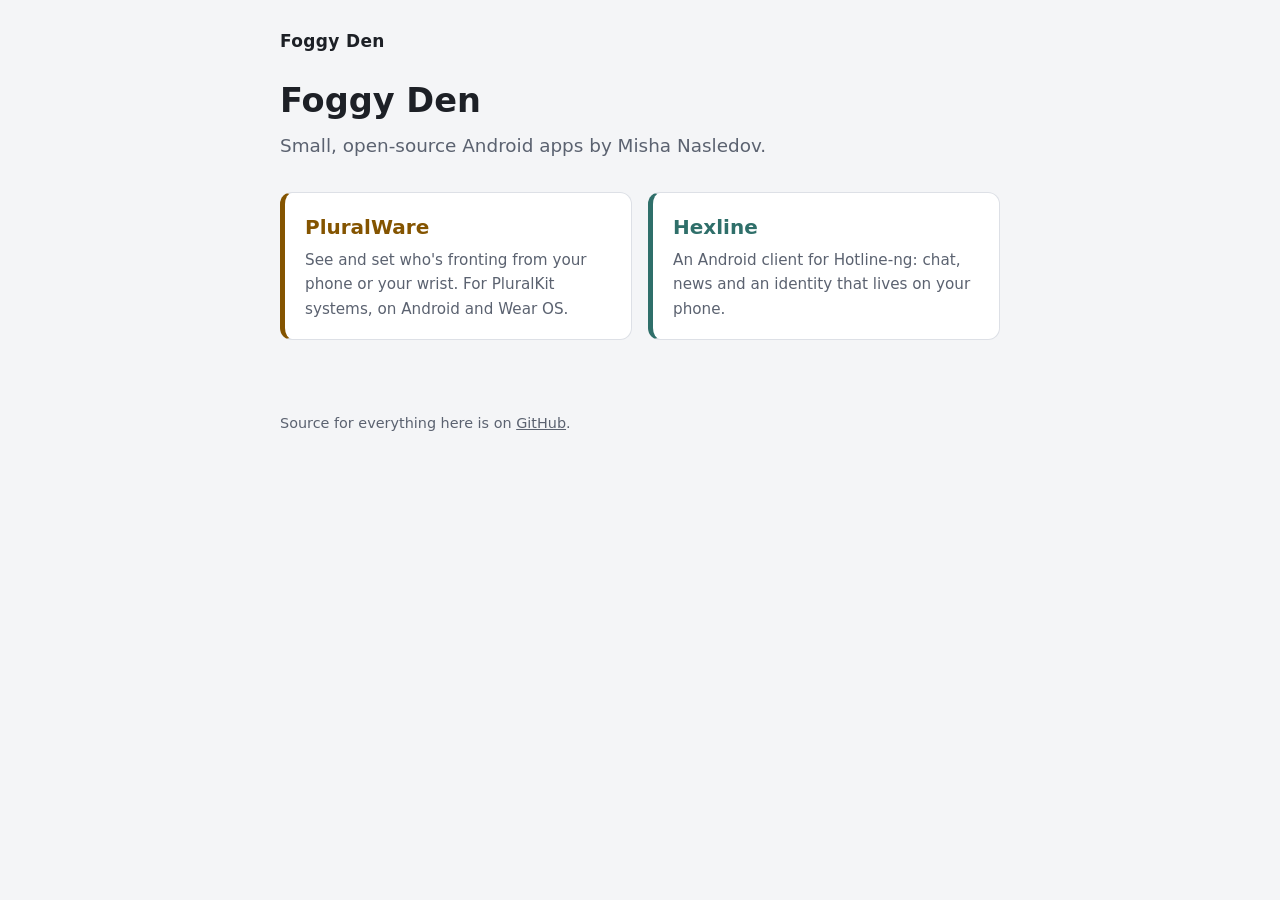
<file: index.html>
<!doctype html>
<html lang="en">
<head>
  <meta charset="utf-8">
  <meta name="viewport" content="width=device-width, initial-scale=1">
  <title>Foggy Den</title>
  <meta name="description" content="Small, open-source apps by Misha Nasledov.">
  <link rel="stylesheet" href="/style.css">
</head>
<body>
  <header><a class="home" href="/">Foggy Den</a></header>
  <main>
    <h1>Foggy Den</h1>
    <p class="lede">Small, open-source Android apps by Misha Nasledov.</p>
    <div class="apps">
      <a class="card pluralware" href="/pluralware/">
        <h2>PluralWare</h2>
        <p>See and set who's fronting from your phone or your wrist. For PluralKit systems, on Android and Wear OS.</p>
      </a>
      <a class="card hexline" href="/hexline/">
        <h2>Hexline</h2>
        <p>An Android client for Hotline-ng: chat, news and an identity that lives on your phone.</p>
      </a>
    </div>
  </main>
  <footer>Source for everything here is on <a href="https://github.com/mishan">GitHub</a>.</footer>
</body>
</html>
</file>
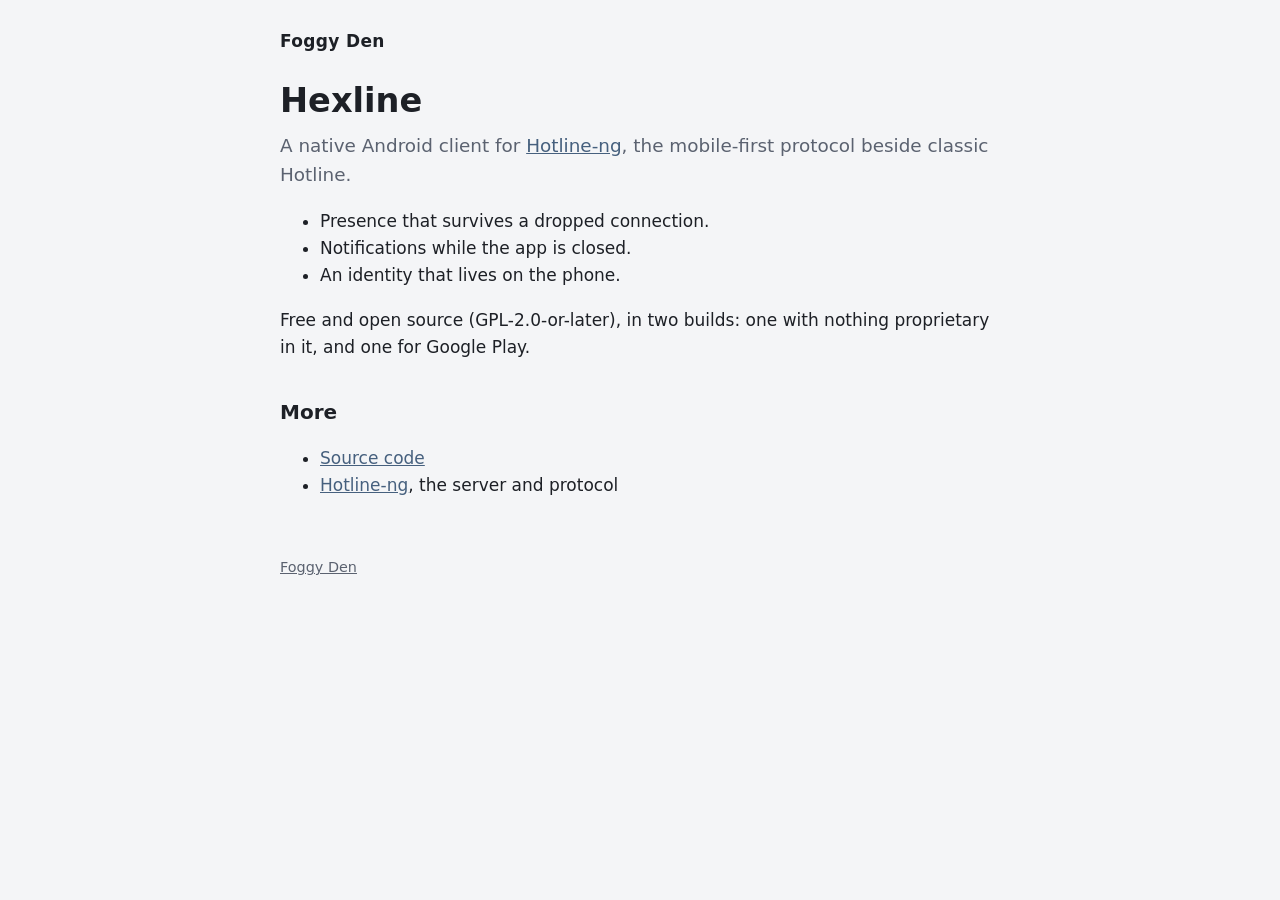
<file: hexline/index.html>
<!doctype html>
<html lang="en">
<head>
  <meta charset="utf-8">
  <meta name="viewport" content="width=device-width, initial-scale=1">
  <title>Hexline</title>
  <meta name="description" content="A native Android client for Hotline-ng: chat, news and an identity that lives on your phone.">
  <link rel="stylesheet" href="/style.css">
</head>
<body>
  <header><a class="home" href="/">Foggy Den</a></header>
  <main class="hexline">
    <h1>Hexline</h1>
    <p class="lede">A native Android client for <a href="https://github.com/mishan/hxd-ng">Hotline-ng</a>, the
      mobile-first protocol beside classic Hotline.</p>
    <ul>
      <li>Presence that survives a dropped connection.</li>
      <li>Notifications while the app is closed.</li>
      <li>An identity that lives on the phone.</li>
    </ul>
    <p>Free and open source (GPL-2.0-or-later), in two builds: one with nothing proprietary in it, and one for
      Google Play.</p>
    <h2>More</h2>
    <ul>
      <li><a href="https://github.com/mishan/hexline">Source code</a></li>
      <li><a href="https://github.com/mishan/hxd-ng">Hotline-ng</a>, the server and protocol</li>
    </ul>
  </main>
  <footer><a href="/">Foggy Den</a></footer>
</body>
</html>
</file>
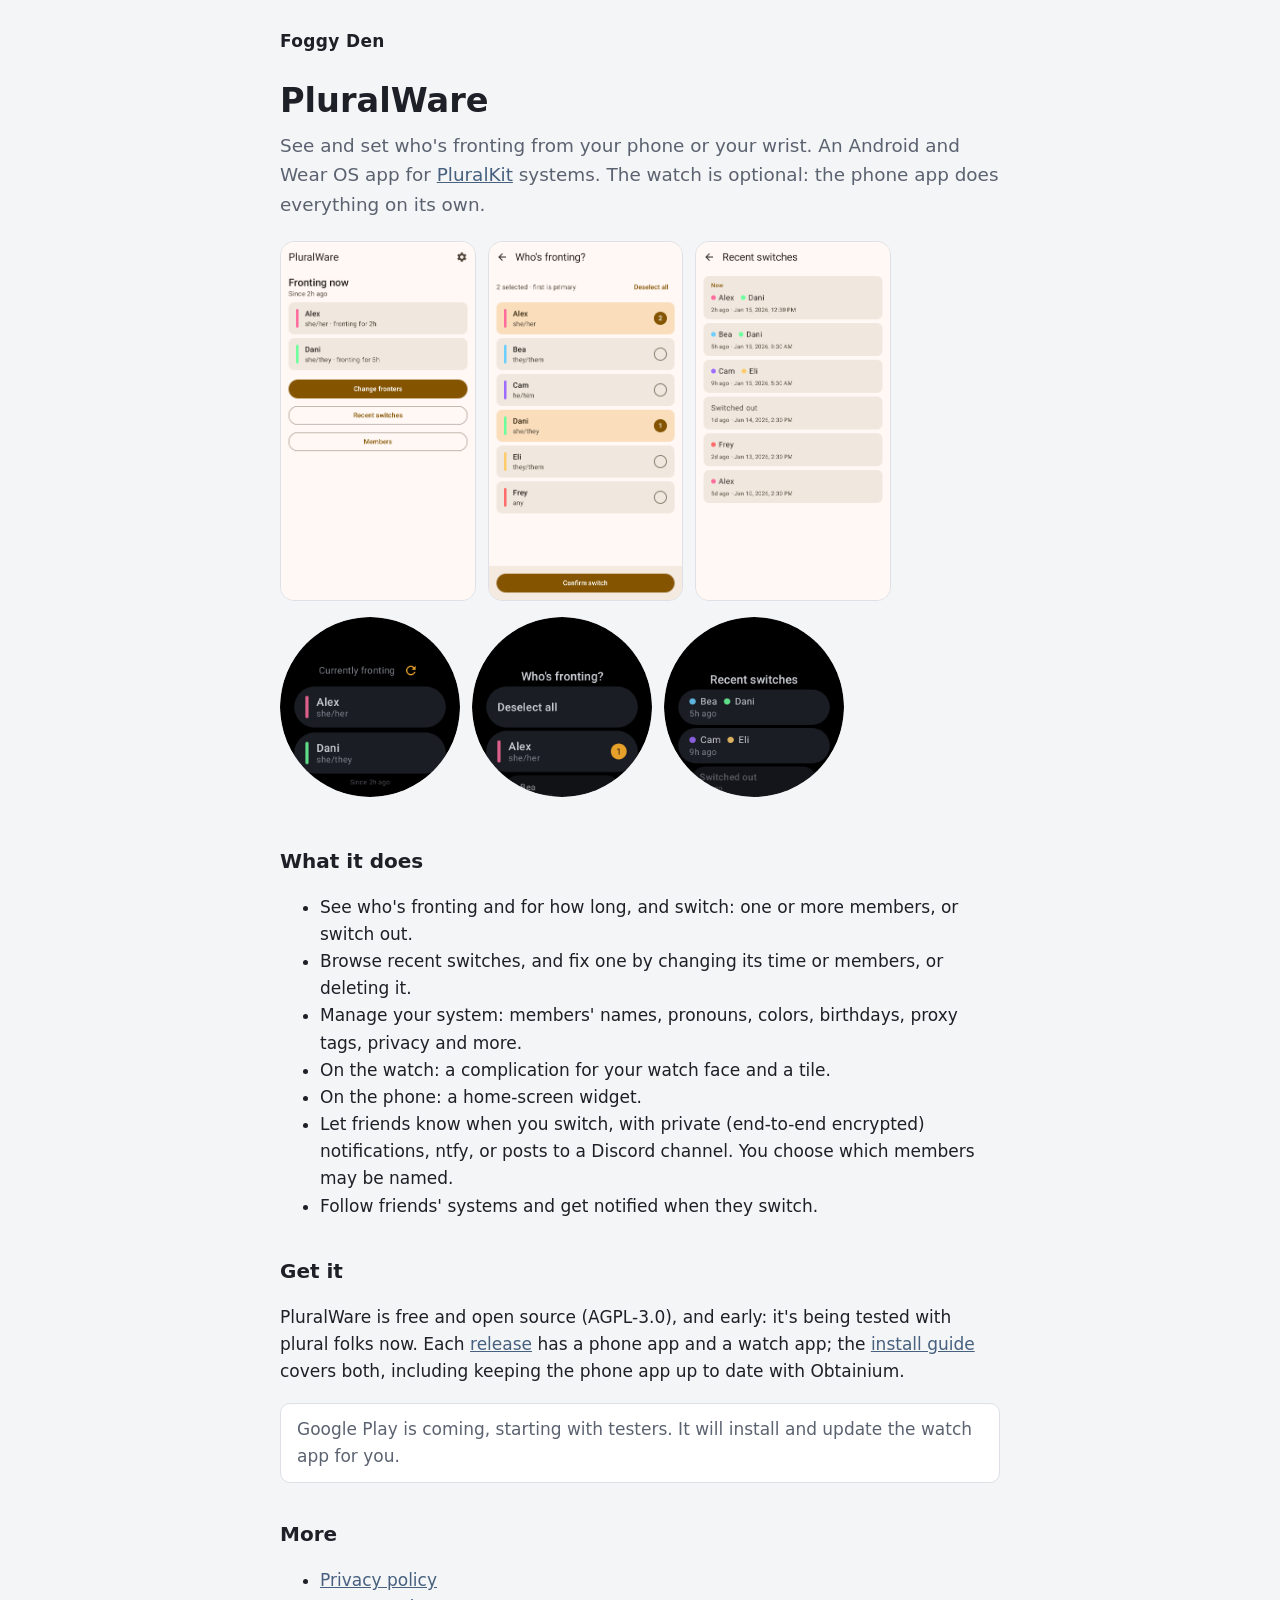
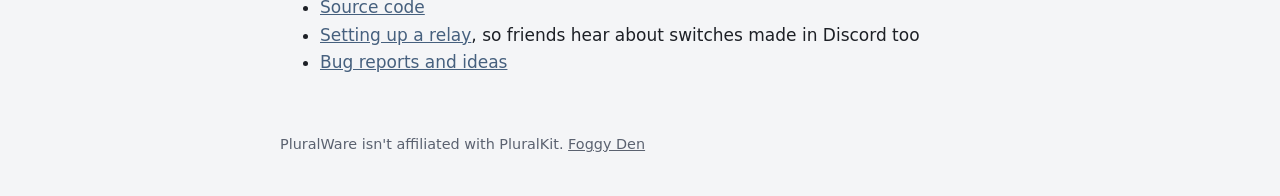
<file: pluralware/index.html>
<!doctype html>
<html lang="en">
<head>
  <meta charset="utf-8">
  <meta name="viewport" content="width=device-width, initial-scale=1">
  <title>PluralWare</title>
  <meta name="description" content="See and set who's fronting from your phone or your wrist. An Android and Wear OS app for PluralKit systems.">
  <link rel="stylesheet" href="/style.css">
</head>
<body>
  <header><a class="home" href="/">Foggy Den</a></header>
  <main class="pluralware">
    <h1>PluralWare</h1>
    <p class="lede">See and set who's fronting from your phone or your wrist. An Android and Wear OS app for
      <a href="https://pluralkit.me">PluralKit</a> systems. The watch is optional: the phone app does everything on
      its own.</p>

    <div class="shots">
      <img src="screenshots/phone-home.png" alt="The phone's home screen: Alex and Dani fronting, for 2 and 5 hours">
      <img src="screenshots/phone-picker.png" alt="Choosing fronters on the phone, with Confirm switch at the bottom">
      <img src="screenshots/phone-history.png" alt="Recent switches on the phone, with how long ago and when">
    </div>
    <div class="shots">
      <img class="watch" src="screenshots/watch-home.png" alt="The watch's home screen: Alex and Dani fronting">
      <img class="watch" src="screenshots/watch-picker.png" alt="Choosing fronters on the watch">
      <img class="watch" src="screenshots/watch-history.png" alt="Recent switches on the watch">
    </div>

    <h2>What it does</h2>
    <ul>
      <li>See who's fronting and for how long, and switch: one or more members, or switch out.</li>
      <li>Browse recent switches, and fix one by changing its time or members, or deleting it.</li>
      <li>Manage your system: members' names, pronouns, colors, birthdays, proxy tags, privacy and more.</li>
      <li>On the watch: a complication for your watch face and a tile.</li>
      <li>On the phone: a home-screen widget.</li>
      <li>Let friends know when you switch, with private (end-to-end encrypted) notifications, ntfy, or posts to a
        Discord channel. You choose which members may be named.</li>
      <li>Follow friends' systems and get notified when they switch.</li>
    </ul>

    <h2>Get it</h2>
    <p>PluralWare is free and open source (AGPL-3.0), and early: it's being tested with plural folks now. Each
      <a href="https://github.com/mishan/pluralware/releases">release</a> has a phone app and a watch app; the
      <a href="https://github.com/mishan/pluralware#install">install guide</a> covers both, including keeping the
      phone app up to date with Obtainium.</p>
    <p class="note">Google Play is coming, starting with testers. It will install and update the watch app for you.</p>

    <h2>More</h2>
    <ul>
      <li><a href="privacy.html">Privacy policy</a></li>
      <li><a href="https://github.com/mishan/pluralware">Source code</a></li>
      <li><a href="https://github.com/mishan/pluralware/blob/main/relay/SETUP.md">Setting up a relay</a>, so
        friends hear about switches made in Discord too</li>
      <li><a href="https://github.com/mishan/pluralware/issues">Bug reports and ideas</a></li>
    </ul>
  </main>
  <footer>PluralWare isn't affiliated with PluralKit. <a href="/">Foggy Den</a></footer>
</body>
</html>
</file>
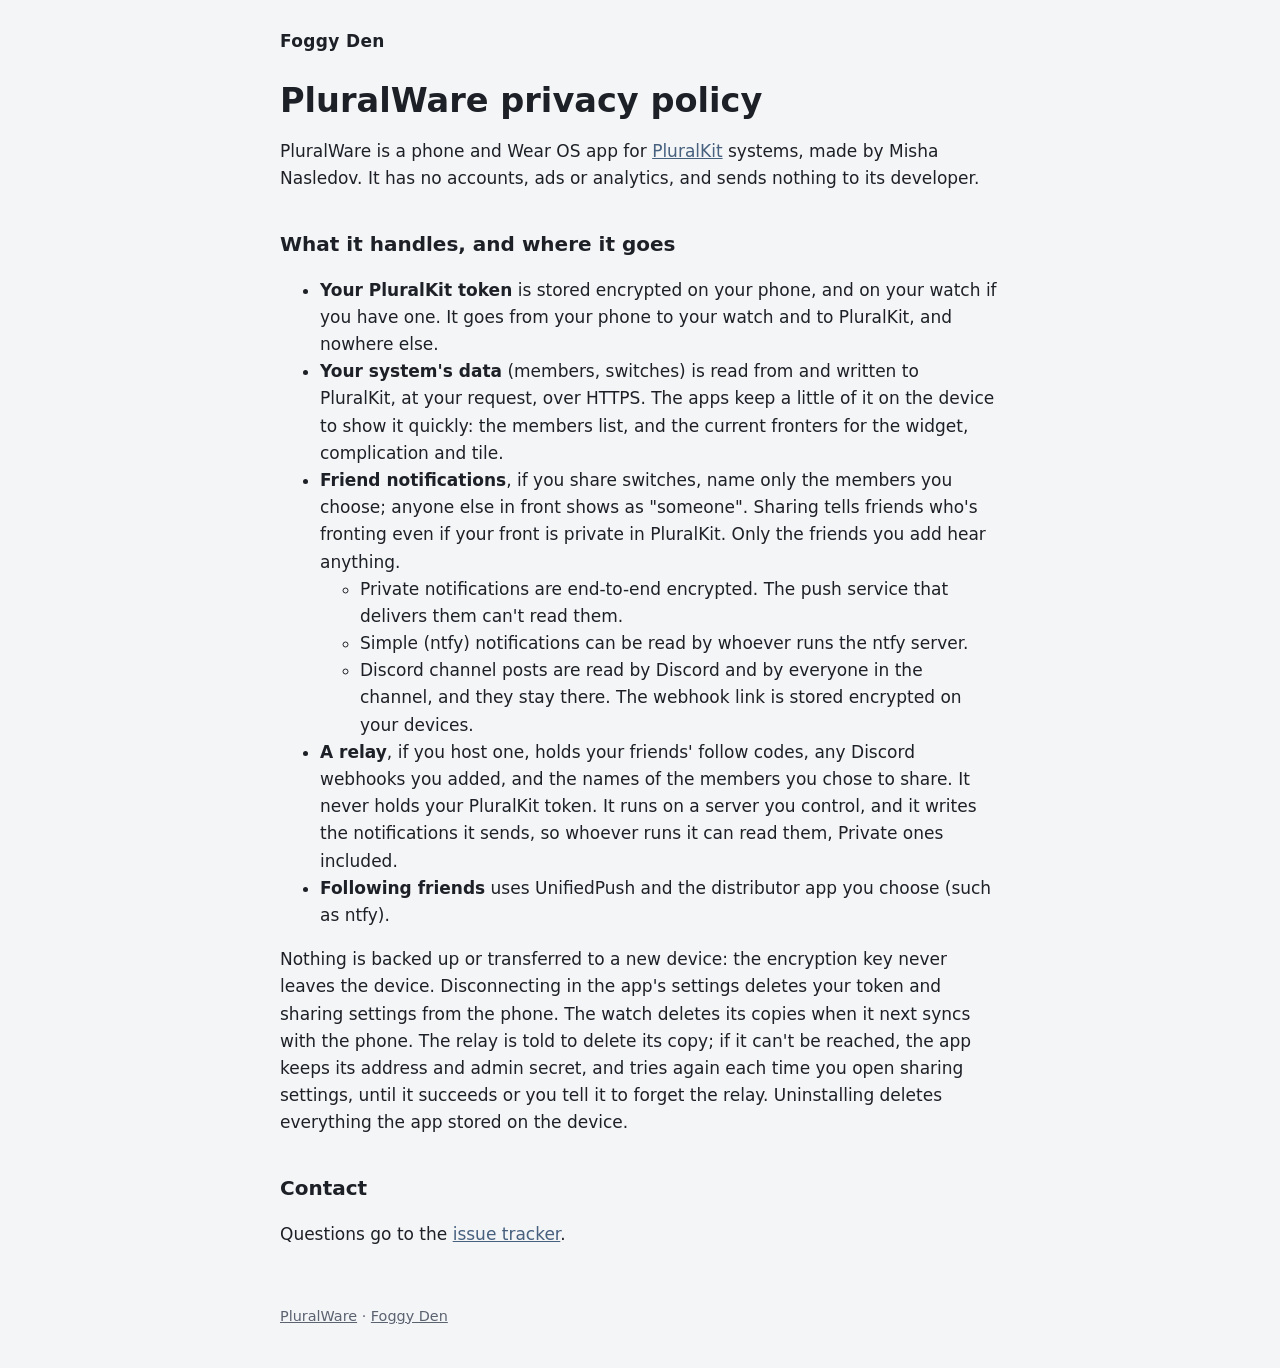
<file: pluralware/privacy.html>
<!doctype html>
<html lang="en">
<head>
  <meta charset="utf-8">
  <meta name="viewport" content="width=device-width, initial-scale=1">
  <title>PluralWare privacy policy</title>
  <link rel="stylesheet" href="/style.css">
</head>
<body>
  <header><a class="home" href="/">Foggy Den</a></header>
  <main>
    <!-- The same text as PRIVACY.md in the pluralware repository; change both together. -->
    <h1>PluralWare privacy policy</h1>
    <p>PluralWare is a phone and Wear OS app for <a href="https://pluralkit.me">PluralKit</a> systems, made by Misha
      Nasledov. It has no accounts, ads or analytics, and sends nothing to its developer.</p>

    <h2>What it handles, and where it goes</h2>
    <ul>
      <li><strong>Your PluralKit token</strong> is stored encrypted on your phone, and on your watch if you have one.
        It goes from your phone to your watch and to PluralKit, and nowhere else.</li>
      <li><strong>Your system's data</strong> (members, switches) is read from and written to PluralKit, at your
        request, over HTTPS. The apps keep a little of it on the device to show it quickly: the members list, and the
        current fronters for the widget, complication and tile.</li>
      <li><strong>Friend notifications</strong>, if you share switches, name only the members you choose; anyone else
        in front shows as "someone". Sharing tells friends who's fronting even if your front is private in PluralKit.
        Only the friends you add hear anything.
        <ul>
          <li>Private notifications are end-to-end encrypted. The push service that delivers them can't read
            them.</li>
          <li>Simple (ntfy) notifications can be read by whoever runs the ntfy server.</li>
          <li>Discord channel posts are read by Discord and by everyone in the channel, and they stay there. The
            webhook link is stored encrypted on your devices.</li>
        </ul>
      </li>
      <li><strong>A relay</strong>, if you host one, holds your friends' follow codes, any Discord webhooks you
        added, and the names of the members you chose to share. It never holds your PluralKit token. It runs on a
        server you control, and it writes the notifications it sends, so whoever runs it can read them, Private
        ones included.</li>
      <li><strong>Following friends</strong> uses UnifiedPush and the distributor app you choose (such as ntfy).</li>
    </ul>
    <p>Nothing is backed up or transferred to a new device: the encryption key never leaves the device.
      Disconnecting in the app's settings deletes your token and sharing settings from the phone. The watch deletes
      its copies when it next syncs with the phone. The relay is told to delete its copy; if it can't be reached, the
      app keeps its address and admin secret, and tries again each time you open sharing settings, until it succeeds
      or you tell it to forget the relay. Uninstalling deletes everything the app stored on the device.</p>

    <h2>Contact</h2>
    <p>Questions go to the <a href="https://github.com/mishan/pluralware/issues">issue tracker</a>.</p>
  </main>
  <footer><a href="/pluralware/">PluralWare</a> · <a href="/">Foggy Den</a></footer>
</body>
</html>
</file>
<file: style.css>
:root {
  --bg: #f4f5f7;
  --surface: #ffffff;
  --text: #1d2026;
  --muted: #5b6270;
  --line: #dde0e6;
  --accent: #46607e;
  --pluralware: #845400;
  --hexline: #2f6f6a;
  color-scheme: light dark;
}
@media (prefers-color-scheme: dark) {
  :root {
    --bg: #14161a;
    --surface: #1d2026;
    --text: #e6e8ec;
    --muted: #a0a7b4;
    --line: #2e323a;
    --accent: #9db4d0;
    --pluralware: #ffb955;
    --hexline: #7cc7bf;
  }
}
* { box-sizing: border-box; }
body {
  margin: 0;
  background: var(--bg);
  color: var(--text);
  font: 17px/1.6 system-ui, -apple-system, "Segoe UI", Roboto, sans-serif;
}
main, header, footer { max-width: 760px; margin: 0 auto; padding: 0 20px; }
header { padding-top: 28px; }
header a.home { color: var(--text); text-decoration: none; font-weight: 600; letter-spacing: 0.02em; }
h1 { font-size: 2.1rem; line-height: 1.2; margin: 1.6rem 0 0.6rem; }
h2 { font-size: 1.25rem; margin: 2.2rem 0 0.6rem; }
p, li { color: var(--text); }
.lede { font-size: 1.15rem; color: var(--muted); margin-top: 0; }
a { color: var(--accent); }
.apps { display: grid; gap: 16px; margin: 2rem 0; }
@media (min-width: 640px) { .apps { grid-template-columns: 1fr 1fr; } }
.card {
  display: block;
  background: var(--surface);
  border: 1px solid var(--line);
  border-left: 5px solid var(--c, var(--accent));
  border-radius: 12px;
  padding: 18px 20px;
  color: inherit;
  text-decoration: none;
}
.card:hover { border-color: var(--c, var(--accent)); }
.card h2 { margin: 0 0 0.3rem; color: var(--c, var(--accent)); }
.card p { margin: 0; color: var(--muted); font-size: 0.95rem; }
.pluralware { --c: var(--pluralware); }
.hexline { --c: var(--hexline); }
.shots { display: flex; gap: 12px; overflow-x: auto; padding: 4px 0 12px; }
.shots img { height: 360px; width: auto; border-radius: 14px; border: 1px solid var(--line); flex: none; }
.shots img.watch { height: 180px; border-radius: 50%; border: none; }
.note { background: var(--surface); border: 1px solid var(--line); border-radius: 10px; padding: 12px 16px; color: var(--muted); }
footer { color: var(--muted); font-size: 0.9rem; padding-top: 2.5rem; padding-bottom: 2.5rem; }
footer a { color: var(--muted); }
</file>
